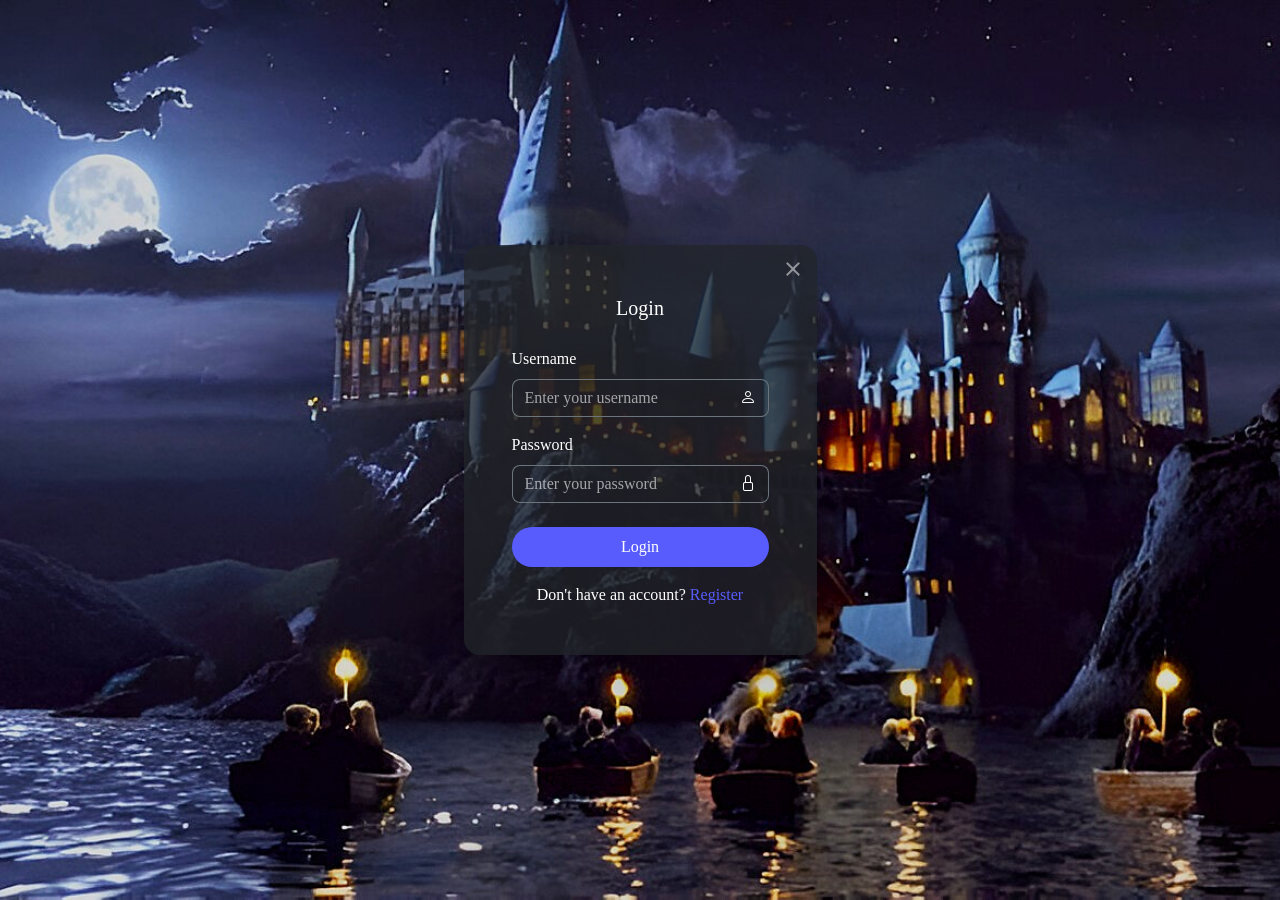
<file: public/login.html>
<!DOCTYPE html>
<html lang="en">
<head>
  <meta charset="UTF-8">
  <meta name="viewport" content="width=device-width, initial-scale=1.0">
  <title>Login</title>
  <!-- Bootstrap CSS -->
  <link href="https://cdn.jsdelivr.net/npm/bootstrap@5.3.3/dist/css/bootstrap.min.css" rel="stylesheet">
  <link href="https://cdn.jsdelivr.net/npm/bootstrap-icons/font/bootstrap-icons.css" rel="stylesheet">
  <link href="css/color.css" rel="stylesheet">
  <link href="css/style.css" rel="stylesheet">
  <link rel="icon" href="./images/harry-potter-glasses-icon.png">
</head>
<body class="bg-dark text-white d-flex justify-content-center align-items-center vh-100">
  <div class="modal-dialog modal-dialog-centered modal-lg">
    <div class="modal-content bg-dark bg-opacity-75 text-white border-0 shadow-lg rounded-4 p-5">
      <div class="modal-header border-0">
        <h5 class="modal-title w-100 text-center mb-4">Login</h5>
        <button 
          type="button" 
          class="btn-close btn-close-white position-absolute top-0 end-0 m-3" 
          aria-label="Close" 
          onclick="location.href='index.html';">
        </button>
      </div>      
      <div id="warningCard" class="alert alert-danger d-none" role="alert">
        <span id="warningText"></span>
      </div>
      <div class="modal-body">
        <form id="loginForm">
          <div class="mb-3">
            <label for="username" class="form-label">Username</label>
            <div class="input-group">
              <input type="text" class="form-control bg-transparent text-white border-secondary" id="username" placeholder="Enter your username">
              <span class="input-group-text bg-transparent text-white border-secondary"><i class="bi bi-person"></i></span>
            </div>
          </div>
          <div class="mb-3">
            <label for="password" class="form-label">Password</label>
            <div class="input-group">
              <input type="password" class="form-control bg-transparent text-white border-secondary" id="password" placeholder="Enter your password">
              <span class="input-group-text bg-transparent text-white border-secondary"><i class="bi bi-lock"></i></span>
            </div>
          </div>
          <button type="submit" class="btn btn-primary w-100 py-2 mt-2 rounded-pill">Login</button>
        </form>
      </div>
      <div class="modal-footer border-0 text-center">
        <p class="mx-auto mt-3 mb-0">Don't have an account? <a href="/register.html" class="text-primary text-decoration-none">Register</a></p>
      </div>
    </div>
  </div>
  <script src="https://cdn.jsdelivr.net/npm/bootstrap@5.3.3/dist/js/bootstrap.bundle.min.js"></script>
  <script src="js/queryCmds.js" type="text/javascript"></script>
  <script src="js/getCurrentURL.js" type="text/javascript"></script>
  <script src="js/loginUser.js" type="text/javascript"></script>
</body>
</html>
</file>
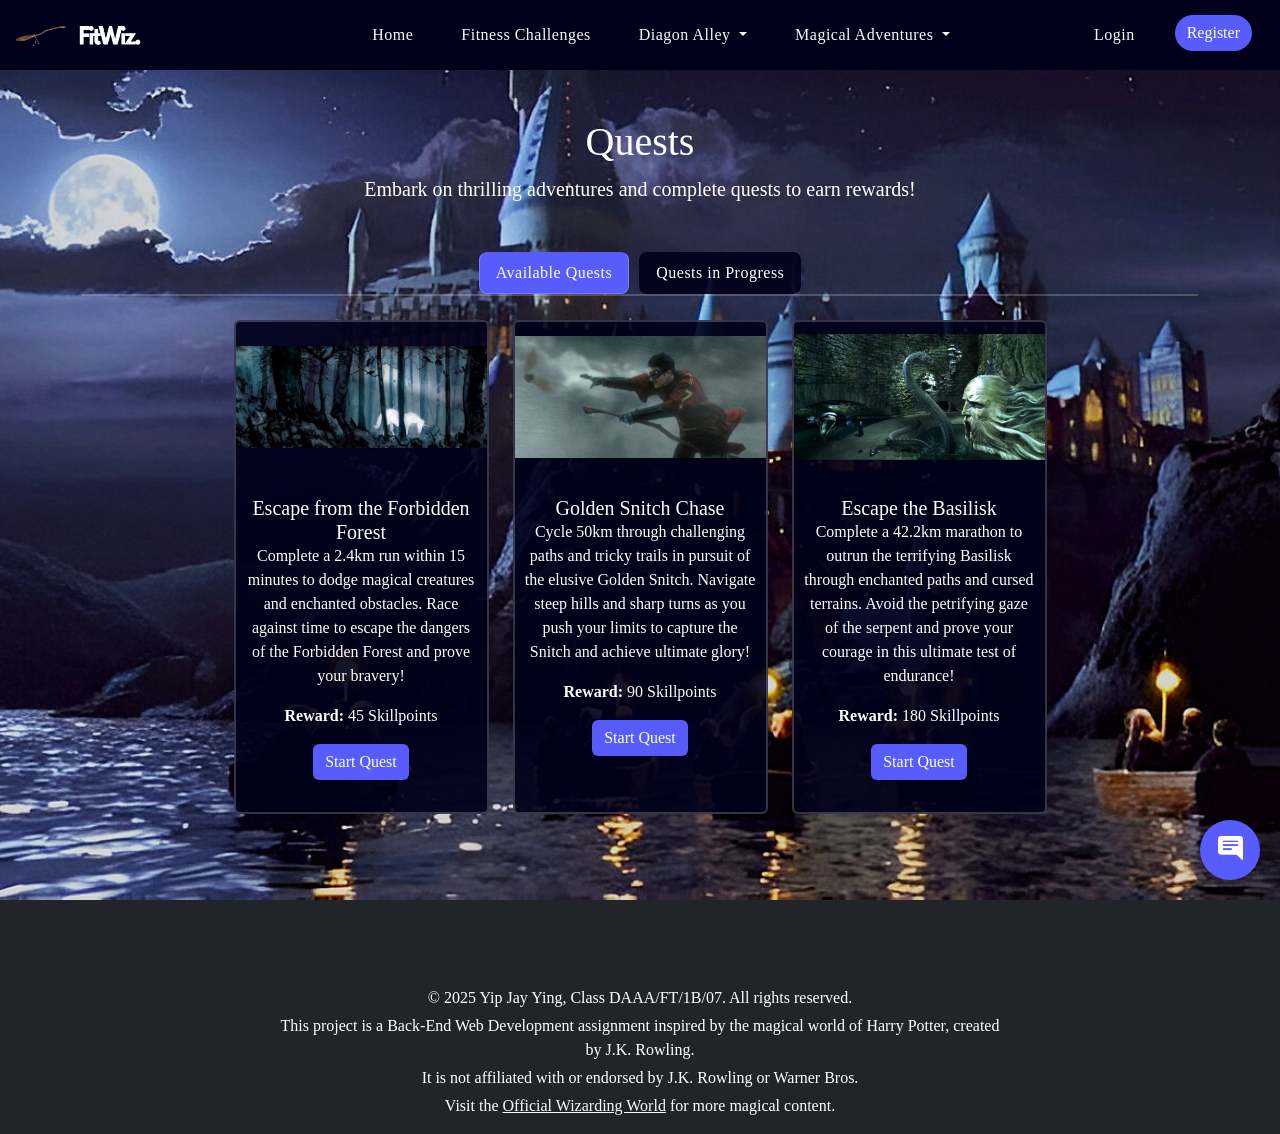
<file: public/quests.html>
<!DOCTYPE html>
<html lang="en">
<head>
  <meta charset="UTF-8">
  <meta name="viewport" content="width=device-width, initial-scale=1.0">
  <title>Quests</title>
  <!-- Bootstrap CSS -->
  <link href="https://cdn.jsdelivr.net/npm/bootstrap@5.3.3/dist/css/bootstrap.min.css" rel="stylesheet">
  <link href="https://cdn.jsdelivr.net/npm/bootstrap-icons/font/bootstrap-icons.css" rel="stylesheet">
  <link href="css/color.css" rel="stylesheet">
  <link href="css/style.css" rel="stylesheet">
  <link rel="icon" href="./images/harry-potter-glasses-icon.png">
</head>
<body class="bg-dark text-white">

  <!-- Navbar -->
  <nav class="navbar navbar-expand-lg navbar-light" style="background-color: rgba(0,0,27,255);">
    <div class="container-fluid">
        <!-- Navbar Brand with Custom Logo -->
        <a class="navbar-brand" href="index.html">
            <img src="images/brand-logo.png" alt="Logo" class="d-inline-block align-text-top" style="height: 40px;">
        </a>
        <button class="navbar-toggler" type="button" data-bs-toggle="collapse" data-bs-target="#navbarNav" aria-controls="navbarNav" aria-expanded="false" aria-label="Toggle navigation">
          <span class="navbar-toggler-icon" style="background-image: url('data:image/svg+xml;charset=utf8,%3Csvg xmlns%3D%22http://www.w3.org/2000/svg%22 viewBox%3D%220 0 30 30%22%3E%3Cpath stroke%3D%22rgba%28255, 255, 255, 1%29%22 stroke-width%3D%222%22 d%3D%22M4 7h22M4 15h22M4 23h22%22/%3E%3C/svg%3E');"></span>
        </button>           
        <div class="collapse navbar-collapse" id="navbarNav">
            <ul class="navbar-nav ms-auto">
                <li class="nav-item mx-3">
                    <a class="nav-link text-light" href="index.html">Home</a>
                </li>
                <li class="nav-item mx-3">
                    <a class="nav-link text-light" href="challenges.html">Fitness Challenges</a>
                </li>
                <!-- Diagon Alley Dropdown -->
                <li class="nav-item dropdown mx-3">
                    <a class="nav-link dropdown-toggle text-light" href="#" id="diagonAlleyDropdown" role="button" data-bs-toggle="dropdown" aria-expanded="false">
                        Diagon Alley
                    </a>
                    <ul class="dropdown-menu bg-light">
                        <li><a class="dropdown-item text-dark" href="wandShop.html">Wand Shop</a></li>
                        <li><a class="dropdown-item text-dark" href="potionShop.html">Potion Shop</a></li>
                        <li><a class="dropdown-item text-dark" href="spellShop.html">Spell Shop</a></li>
                    </ul>
                </li>
                <!-- Magical Adventures Dropdown -->
                <li class="nav-item dropdown mx-3">
                    <a class="nav-link dropdown-toggle text-light" href="#" id="magicalAdventuresDropdown" role="button" data-bs-toggle="dropdown" aria-expanded="false">
                        Magical Adventures
                    </a>
                    <ul class="dropdown-menu bg-light">
                        <li><a class="dropdown-item text-dark" href="duel.html">Duelling Club</a></li>
                        <li><a class="dropdown-item text-dark" href="quests.html">Quests</a></li>
                    </ul>
                </li>
                <li class="nav-item mx-3">
                  <a id="vaultButton" class="nav-link text-light d-none" href="vault.html">Vault</a>
                </li>
                <li class="nav-item mx-3">
                    <a id="profileButton" class="nav-link text-light d-none" href="profile.html">Profile</a>
                </li>
                <li class="nav-item mx-3">
                    <a id="logoutButton" class="nav-link text-light d-none" href="index.html">Logout</a>
                </li>
                <li class="nav-item mx-3">
                    <a id="loginButton" class="nav-link text-light" href="login.html">Login</a>
                </li>
                <li class="nav-item mx-3">
                    <a id="registerButton" class="btn btn-primary rounded-pill" href="register.html">Register</a>
                </li>
            </ul>
        </div>
    </div>
  </nav>

  <!-- Page Content -->
  <div style="min-height: 100vh;">
      <div class="container py-5">
          <!-- Page Header -->
          <header class="text-center text-white mb-5">
            <h1>Quests</h1>
            <p class="lead">Embark on thrilling adventures and complete quests to earn rewards!</p>
          </header>
  
          <!-- Tabs -->
          <ul class="nav nav-tabs custom-tabs justify-content-center" role="tablist">
            <li class="nav-item">
              <a class="nav-link active" data-bs-toggle="tab" href="#availableQuestsTab">Available Quests</a>
            </li>
            <li class="nav-item">
              <a class="nav-link" data-bs-toggle="tab" href="#inProgressQuestsTab">Quests in Progress</a>
            </li>
          </ul>
          
          <!-- Tab panes -->
          <div class="tab-content">
            <!-- Available Quests -->
            <div id="availableQuestsTab" class="container tab-pane active"><br>
              <div class="row g-4 justify-content-center">
                <!-- Quest Card 1 -->
                <div class="col-12 col-sm-6 col-md-4 col-lg-3">
                  <div class="custom-card h-100 rounded">
                    <img src="images/quest1.webp" alt="Quest 1" class="card-img-top">
                    <div class="card-body text-center p-2 mb-4">
                      <h5 class="card-title">Escape from the Forbidden Forest</h5>
                      <p class="card-text">Complete a 2.4km run within 15 minutes to dodge magical creatures and enchanted obstacles. Race against time to escape the dangers of the Forbidden Forest and prove your bravery!</p>
                      <p class="card-text"><strong>Reward:</strong> 45 Skillpoints</p>
                      <button class="btn btn-primary">Start Quest</button>
                    </div>
                  </div>
                </div>
                <!-- Quest Card 2 -->
                <div class="col-12 col-sm-6 col-md-4 col-lg-3">
                  <div class="custom-card h-100 rounded">
                    <img src="images/quest2.jpg" alt="Quest 2" class="card-img-top">
                    <div class="card-body text-center p-2 mb-4">
                      <h5 class="card-title">Golden Snitch Chase</h5>
                      <p class="card-text">Cycle 50km through challenging paths and tricky trails in pursuit of the elusive Golden Snitch. Navigate steep hills and sharp turns as you push your limits to capture the Snitch and achieve ultimate glory!</p>
                      <p class="card-text"><strong>Reward:</strong> 90 Skillpoints</p>
                      <button class="btn btn-primary">Start Quest</button>
                    </div>
                  </div>
                </div>
                <!-- Quest Card 3 -->
                <div class="col-12 col-sm-6 col-md-4 col-lg-3">
                  <div class="custom-card h-100 rounded">
                    <img src="images/quest3.avif" alt="Quest 3" class="card-img-top">
                    <div class="card-body text-center p-2 mb-4">
                      <h5 class="card-title">Escape the Basilisk</h5>
                      <p class="card-text">Complete a 42.2km marathon to outrun the terrifying Basilisk through enchanted paths and cursed terrains. Avoid the petrifying gaze of the serpent and prove your courage in this ultimate test of endurance!</p>
                      <p class="card-text"><strong>Reward:</strong> 180 Skillpoints</p>
                      <button class="btn btn-primary">Start Quest</button>
                    </div>
                  </div>
                </div>
              </div>
            </div>
          
            <!-- Quests in Progress -->
            <div id="inProgressQuestsTab" class="container tab-pane fade"><br>
              <div class="row g-4 justify-content-center">
                <!-- Quest Card -->
                <div class="col-12 col-sm-6 col-md-4 col-lg-3">
                  <div class="custom-card h-100 rounded shadow-sm p-3">
                    <div class="card-body text-center">
                      <h5 class="card-title mb-3">Quest: Escape from the Forbidden Forest</h5>
                      <p class="card-text mb-2"><strong>Status:</strong> In Progress</p>
                      <p class="card-text mb-2"><strong>Progress:</strong> 0 / 1 tasks completed</p>
                      <button class="btn btn-primary" data-bs-toggle="modal" data-bs-target="#questModal">View Quest</button>
                    </div>
                  </div>
                </div>
              </div>
            </div>
            
            <!-- Quest Modal -->
            <div class="modal fade" id="questModal" tabindex="-1" aria-labelledby="questModalLabel" aria-hidden="true">
              <div class="modal-dialog modal-dialog-centered modal-lg">
                <div class="modal-content bg-dark text-white">
                  <div class="modal-header">
                    <h5 class="modal-title text-center w-100" id="questModalLabel">Quest: Escape from the Forbidden Forest</h5>
                    <button type="button" class="btn-close btn-close-white" data-bs-dismiss="modal" aria-label="Close"></button>
                  </div>
                  <div class="modal-body">
                    <p class="text-center">
                      Continue your quest and complete the remaining tasks to escape the Forbidden Forest. Use the button below to proceed!
                    </p>
                    <div class="row justify-content-center">
                      <!-- Quest Info Card -->
                      <div class="col-md-12 col-lg-8 mb-4">
                        <div class="card bg-dark text-white shadow-sm border border-white">
                          <div class="card-body text-center">
                            <h5 class="card-title mb-3">Quest Details</h5>
                            <p class="card-text"><strong>Status:</strong> In Progress</p>
                            <p class="card-text"><strong>Progress:</strong> 0 / 1 tasks completed</p>
                            <p class="card-text"><strong>Quest Description:</strong> Navigate through the Forbidden Forest, avoiding dangerous creatures and traps, to reach safety.</p>
                          </div>
                        </div>
                      </div>
                    </div>
                  </div>
                  <div class="modal-footer">
                    <button class="btn btn-primary w-100">Continue Quest</button>
                  </div>
                </div>
              </div>
            </div>
          </div>
        </div>
      </div>

  <!-- Floating Review Icon -->
  <div class="floating-review" data-bs-toggle="tooltip" data-bs-placement="top" title="Rate your experience: Leave a Review!" onclick="window.location.href='owlPost.html'" style="background-color: rgb(88,92,252);">
    <i class="bi bi-chat-right-text-fill" style="font-size: 25px;"></i>
  </div>

  <!-- Footer -->
  <footer class="text-center py-3 bg-dark text-white">
    <div class="container">
      <div class="row">
        <!-- Footer Content -->
        <div class="col-12 col-md-8 mx-auto">
          <p class="mb-1">© 2025 Yip Jay Ying, Class DAAA/FT/1B/07. All rights reserved.</p>
          <p class="mb-1">This project is a Back-End Web Development assignment inspired by the magical world of Harry Potter, created by J.K. Rowling.</p>
          <p class="mb-1">It is not affiliated with or endorsed by J.K. Rowling or Warner Bros.</p>
          <p class="mb-0">
            Visit the 
            <a href="https://www.wizardingworld.com/" target="_blank" class="text-light">Official Wizarding World</a> 
            for more magical content.
          </p>
        </div>
      </div>
    </div>
  </footer>

  <!-- Bootstrap JS -->
  <script src="https://cdn.jsdelivr.net/npm/bootstrap@5.3.3/dist/js/bootstrap.bundle.min.js"></script>
  <script src="js/queryCmds.js" type="text/javascript"></script>
  <script src="js/getCurrentURL.js" type="text/javascript"></script>
  <script src="js/userNavbarToggle.js" type="text/javascript"></script>
</body>
</html>
</file>
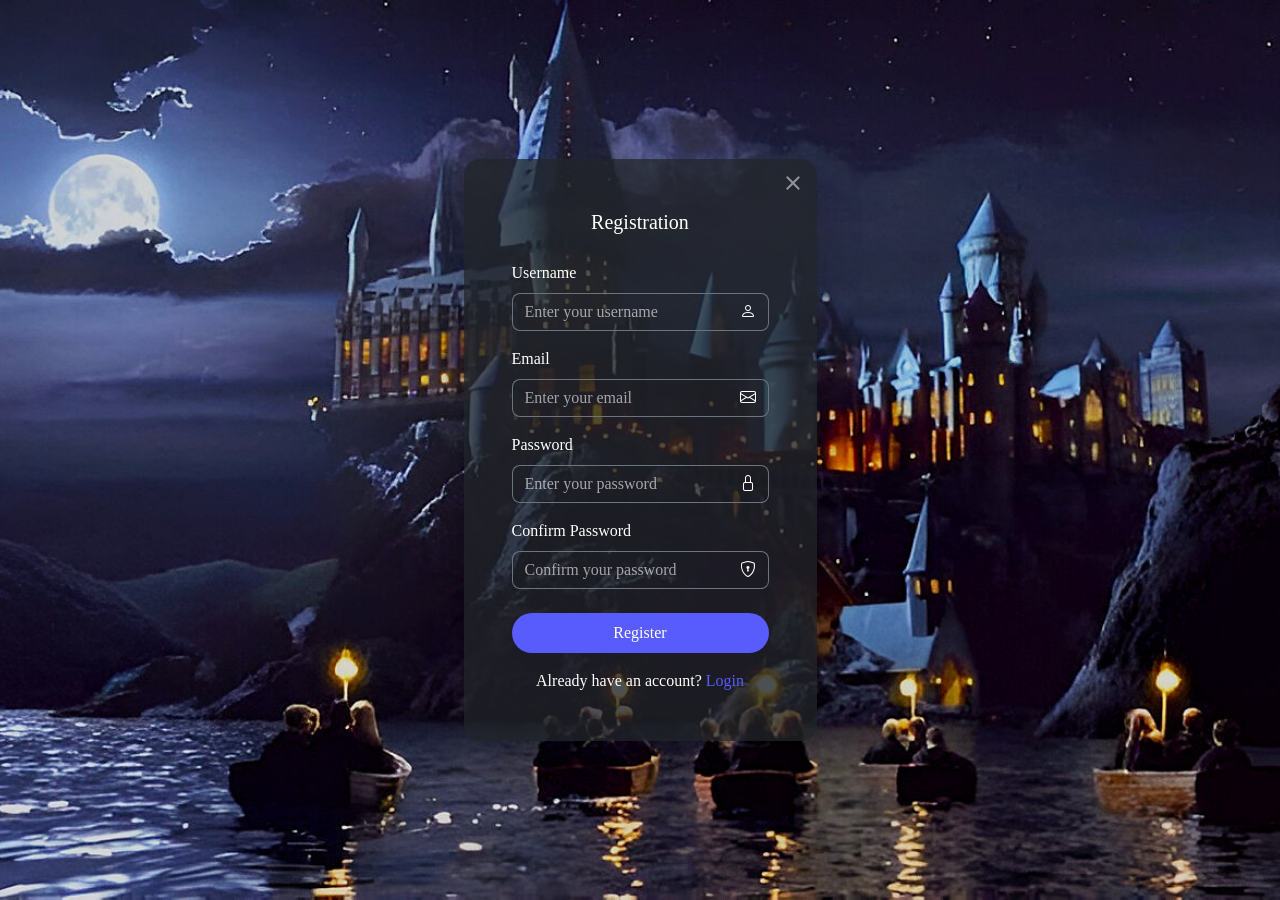
<file: public/register.html>
<!DOCTYPE html>
<html lang="en">
<head>
  <meta charset="UTF-8">
  <meta name="viewport" content="width=device-width, initial-scale=1.0">
  <title>Register</title>
  <!-- Bootstrap CSS -->
  <link href="https://cdn.jsdelivr.net/npm/bootstrap@5.3.3/dist/css/bootstrap.min.css" rel="stylesheet">
  <link href="https://cdn.jsdelivr.net/npm/bootstrap-icons/font/bootstrap-icons.css" rel="stylesheet">
  <link href="css/color.css" rel="stylesheet">
  <link href="css/style.css" rel="stylesheet">
  <link rel="icon" href="./images/harry-potter-glasses-icon.png">
</head>
<body class="bg-dark text-white d-flex justify-content-center align-items-center vh-100">
  <div class="modal-dialog modal-dialog-centered modal-lg">
    <div class="modal-content bg-dark bg-opacity-75 text-white border-0 shadow-lg rounded-4 p-5">
      <div class="modal-header border-0">
        <h5 class="modal-title w-100 text-center mb-4">Registration</h5>
        <button 
          type="button" 
          class="btn-close btn-close-white position-absolute top-0 end-0 m-3" 
          aria-label="Close" 
          onclick="location.href='index.html';">
        </button>
      </div>      
      <div id="warningCard" class="alert alert-danger d-none" role="alert">
        <span id="warningText"></span>
      </div>
      <div class="modal-body">
        <form id="signupForm">
          <div class="mb-3">
            <label for="username" class="form-label">Username</label>
            <div class="input-group">
              <input type="text" class="form-control bg-transparent text-white border-secondary" id="username" placeholder="Enter your username">
              <span class="input-group-text bg-transparent text-white border-secondary"><i class="bi bi-person"></i></span>
            </div>
          </div>
          <div class="mb-3">
            <label for="email" class="form-label">Email</label>
            <div class="input-group">
              <input type="email" class="form-control bg-transparent text-white border-secondary" id="email" placeholder="Enter your email">
              <span class="input-group-text bg-transparent text-white border-secondary"><i class="bi bi-envelope"></i></span>
            </div>
          </div>
          <div class="mb-3">
            <label for="password" class="form-label">Password</label>
            <div class="input-group">
              <input type="password" class="form-control bg-transparent text-white border-secondary" id="password" placeholder="Enter your password">
              <span class="input-group-text bg-transparent text-white border-secondary"><i class="bi bi-lock"></i></span>
            </div>
          </div>
          <div class="mb-3">
            <label for="confirmPassword" class="form-label">Confirm Password</label>
            <div class="input-group">
              <input type="password" class="form-control bg-transparent text-white border-secondary" id="confirmPassword" placeholder="Confirm your password">
              <span class="input-group-text bg-transparent text-white border-secondary"><i class="bi bi-shield-lock"></i></span>
            </div>
          </div>
          <button type="submit" class="btn btn-primary w-100 py-2 mt-2 rounded-pill">Register</button>
        </form>
      </div>
      <div class="modal-footer border-0 text-center">
        <p class="mx-auto mt-3 mb-0">Already have an account? <a href="/login.html" class="text-primary text-decoration-none">Login</a></p>
      </div>
    </div>
  </div>
  <script src="https://cdn.jsdelivr.net/npm/bootstrap@5.3.3/dist/js/bootstrap.bundle.min.js"></script>
  <script src="js/queryCmds.js" type="text/javascript"></script>
  <script src="js/getCurrentURL.js" type="text/javascript"></script>
  <script src="js/registerUser.js" type="text/javascript"></script>
</body>
</html>
</file>
<file: public/css/color.css>
:root {
    /* Define custom CSS variables for colors and styling */
    --custom-color: rgb(88, 92, 252); /* Primary color */
    --custom-color-light: rgb(130, 132, 252); /* Lighter shade for active states */
    --custom-color-darker: rgba(88, 92, 252, 0.8); /* Hover color */
    --custom-text-color: white; /* Text color */
    --custom-filter-option-bg-color: white; /* Background color for dropdown options */
    --custom-placeholder-color: rgba(255, 255, 255, 0.6); /* Placeholder text color */
    --custom-border-color: rgba(255, 255, 255, 0.2); /* Light white border */
    --custom-card-hover-shadow: rgba(0, 0, 0, 0.3); /* Shadow for hover effect on cards */
    --custom-filter-option-text-color: black; /* Text color for dropdown options */
    --custom-bg-color: rgba(0, 0, 27, 0.9); /* Background color */
}

.btn-primary {
    /* Customize primary button styles */
    --bs-btn-bg: var(--custom-color) !important; /* Primary button background color */
    --bs-btn-active-bg: var(--custom-color-light) !important; /* Button background color when active */
    --bs-btn-hover-bg: var(--custom-color-darker) !important; /* Button background color on hover */
    --bs-btn-color: var(--custom-text-color) !important; /* Button text color */
}

.custom-card {
    /* Card styles */
    background-color: var(--custom-bg-color) !important; /* Background color for cards */
    color: var(--custom-text-color) !important; /* Text color for cards */
    border: 2px solid var(--custom-border-color); /* Add border color */
}

.custom-card:hover {
    /* Card styles on hover */
    box-shadow: 0 8px 15px var(--custom-card-hover-shadow) !important; /* Add shadow effect on card hover */
    border-color: var(--custom-color); /* Use primary color on hover */
}

.custom-header {
    /* Header styles with primary background color */
    background-color: var(--custom-color) !important;
}

.custom-tabs {
    /* Custom styling for tabs with a bottom border */
    border-bottom: 2px solid var(--custom-border-color) !important;
}

.custom-tabs .nav-link {
    /* Default tab link styles */
    background-color: var(--custom-bg-color) !important; /* Background color for inactive tabs */
    color: var(--custom-text-color) !important; /* Text color for inactive tabs */
}

.custom-tabs .nav-link.active {
    /* Active tab link styles */
    background-color: var(--custom-color) !important; /* Background color for active tab */
    color: var(--custom-text-color) !important; /* Text color for active tab */
    border-color: var(--custom-color) var(--custom-border-color) var(--custom-border-color) !important; /* Border colors for active tab */
}

.custom-tabs .nav-link:hover {
    /* Hover styles for tab links */
    background-color: var(--custom-color-darker) !important; /* Background color on hover */
    color: var(--custom-text-color) !important; /* Text color on hover */
}

.dropdown-item:hover, 
.dropdown-item:focus {
    /* Hover and focus styles for dropdown items */
    background-color: var(--custom-color-light) !important;
    color: var(--custom-text-color) !important;
}

.filter:hover {
    /* Hover effect for filter elements */
    background-color: var(--custom-color) !important;
    color: var(--custom-text-color) !important;
}

.filter option {
    /* Dropdown option styles */
    background-color: var(--custom-filter-option-bg-color) !important; /* Background color for options */
    color: var(--custom-filter-option-text-color) !important; /* Text color for options */
}

.modal-footer a.text-primary {
    /* Primary text color for links in modal footer */
    color: var(--custom-color) !important;
}

::placeholder {
    /* Placeholder text color */
    color: var(--custom-placeholder-color) !important;
}

/* Gryffindor Button */
.btn-gryffindor {
    background-color: #d82626; /* Gryffindor red */
    color: white; /* Text color */
    border: none; /* Remove border */
}

.btn-gryffindor:hover {
    background-color: #a11c1c; /* Darker red on hover */
}

/* Hufflepuff Button */
.btn-hufflepuff {
    background-color: #f4c430; /* Hufflepuff yellow */
    color: black; /* Text color */
    border: none; /* Remove border */
}

.btn-hufflepuff:hover {
    background-color: #c3a021; /* Darker yellow on hover */
}

/* Ravenclaw Button */
.btn-ravenclaw {
    background-color: #2a4d9b; /* Ravenclaw blue */
    color: white; /* Text color */
    border: none; /* Remove border */
}

.btn-ravenclaw:hover {
    background-color: #1c356a; /* Darker blue on hover */
}

/* Slytherin Button */
.btn-slytherin {
    background-color: #2a623d; /* Slytherin green */
    color: white; /* Text color */
    border: none; /* Remove border */
}

.btn-slytherin:hover {
    background-color: #1b422a; /* Darker green on hover */
}

/* Floating review container */
.floating-review {
    /* Add shadow for floating review containers */
    box-shadow: 0px 4px 8px rgba(0, 0, 0, 0.2);
}

/* Success message styling */
.message-card.alert-success {
    background-color: #d4edda; /* Light green background for success */
    color: #155724; /* Dark green text for contrast */
    border: 1px solid #c3e6cb; /* Green border for emphasis */
}

/* Warning message styling */
.message-card.alert-warning {
    background-color: #fff3cd; /* Light yellow background for warnings */
    color: #856404; /* Dark yellow text for readability */
    border: 1px solid #ffeeba; /* Yellow border for emphasis */
}

/* Danger message styling */
.message-card.alert-danger {
    background-color: #f8d7da; /* Light red background for errors */
    color: #721c24; /* Dark red text for contrast */
    border: 1px solid #f5c6cb; /* Red border for emphasis */
}

.nav-link:hover, 
.nav-link:focus {
    /* Hover and focus styles for navigation links */
    color: var(--custom-color-light) !important;
}

/* Styling for "No activity history found." message */
.no-activity-message {
    color: #ffcc00 !important; /* Highlighted yellow color for no activity message */
}

/* Placeholder styling for input fields in the review form */
#reviewForm input::placeholder,
#reviewForm textarea::placeholder {
    color: #120000 !important; /* Set placeholder text color to a dark shade */
}
</file>
<file: public/css/style.css>
body {
    font-family: 'Bookman Old Style', 'Palatino Linotype', 'Cambria', 'Lucida Bright', 'Century Schoolbook', 'Times New Roman'; /* Set the font family for the entire page */
    background-image: url('../images/background.jpeg'); /* Background image for the body */
    background-size: cover; /* Cover the entire viewport */
    background-position: center; /* Center the background image */
    background-attachment: fixed; /* Keep background fixed while scrolling */
}

.btn-primary {
    border: none; /* Remove border for primary buttons */
}

.custom-card {
    transition: transform 0.3s ease, box-shadow 0.3s ease; /* Smooth transitions for scaling and shadow effects */
    margin: auto; /* Center cards horizontally */
}

.custom-card:hover {
    transform: scale(1.035); /* Slightly enlarge the card on hover */
}

.custom-card img {
    object-fit: contain; /* Maintain aspect ratio of the image */
    height: 150px; /* Set fixed height for images */
    margin-bottom: 1rem; /* Add spacing below the image */
}

.custom-tabs {
    justify-content: center; /* Center-align tabs */
}

.custom-tabs .nav-link {
    border-radius: 0.5rem; /* Rounded corners for tab links */
    margin: 0 5px; /* Add spacing between tabs */
    transition: background-color 0.3s ease, color 0.3s ease; /* Smooth transitions for hover effects */
}

/* Add initial transition to all cards in the duel modal */
#duelModal .card {
    transition: transform 0.4s cubic-bezier(0.25, 0.8, 0.25, 1); /* Smooth and natural easing for card animations */
}

/* Hover effect for duel cards in the modal */
#duelModal .card:hover {
    transform: scale(1.05); /* Slightly enlarge the card on hover */
}

.filter {
    transition: background-color 0.3s ease, color 0.3s ease; /* Smooth transitions for hover effects */
}

/* Floating review container */
.floating-review {
    position: fixed; /* Fix position to bottom-right corner */
    bottom: 20px; /* Distance from bottom of the viewport */
    right: 20px; /* Distance from right of the viewport */
    width: 60px; /* Fixed width */
    height: 60px; /* Fixed height */
    border-radius: 50%; /* Circular shape */
    display: flex; /* Center content within the container */
    justify-content: center; /* Center horizontally */
    align-items: center; /* Center vertically */
    cursor: pointer; /* Pointer cursor on hover */
    z-index: 1000; /* Ensure container is above other elements */
    transition: transform 0.3s ease; /* Smooth scaling on hover */
}

/* Scale effect on hover for the floating review container */
.floating-review:hover {
    transform: scale(1.1); /* Slightly enlarge the container on hover */
}

.house-emblem {
    width: 120px; /* Fixed width for house emblems */
    height: 120px; /* Fixed height for house emblems */
    object-fit: contain; /* Maintain aspect ratio */
}

/* Add initial transition to all cards in the house modal */
#houseModal .card {
    transition: transform 0.4s cubic-bezier(0.25, 0.8, 0.25, 1); /* Smooth and natural easing for card animations */
}

/* Hover effect for house cards in the modal */
#houseModal .card:hover {
    transform: scale(1.05); /* Slightly enlarge the card on hover */
}

.input-group .form-control {
    border-right: none !important; /* Remove right border for input field */
    border-radius: 0.5rem 0 0 0.5rem !important; /* Round left corners only */
}

.input-group-text {
    border-left: none !important; /* Remove left border for input group text */
    border-radius: 0 0.5rem 0.5rem 0 !important; /* Round right corners only */
}

/* Icon inside the button */
.review-icon {
    width: 30px; /* Fixed width for review icons */
    height: 30px; /* Fixed height for review icons */
}

/* Message card container */
.message-card {
    position: fixed; /* Keeps the card fixed on the viewport */
    top: 10px; /* Positions the card 10px from the top of the page */
    left: 50%; /* Centers the card horizontally */
    transform: translateX(-50%); /* Adjusts position for perfect centering */
    z-index: 1100; /* Ensures the card is displayed above other elements */
    padding: 15px 20px; /* Adds space inside the card for better readability */
    border-radius: 5px; /* Adds rounded corners for a modern look */
    font-size: 16px; /* Sets a readable font size */
    text-align: center; /* Centers text inside the card */
    opacity: 1; /* Fully visible by default */
    transition: opacity 0.5s ease-in-out; /* Smooth fade-out effect */
}

/* Fade-out effect for message cards */
.message-card.fade-out {
    opacity: 0; /* Makes the card fully transparent */
}

/* Navbar Brand Logo */
.navbar-brand img {
    transition: transform 0.3s ease-in-out; /* Smooth transition for hover scaling */
}

.navbar-brand img:hover {
    transform: scale(1.1); /* Slightly enlarge logo on hover */
}

/* Navbar Links */
.nav-link {
    transition: color 0.4s ease, transform 0.4s ease; /* Smooth transition for hover effects */
    font-weight: 500; /* Set medium font weight */
    letter-spacing: 0.5px; /* Add spacing between letters */
}

/* Hover Effect for Links */
.nav-link:hover {
    transform: translateY(-2px); /* Move link slightly upwards on hover */
}

/* Dropdown Menu */
.nav-item.dropdown:hover .dropdown-menu {
    display: block; /* Show dropdown on hover */
    animation: fadeIn 0.4s ease-in-out; /* Apply fade-in animation */
}

@keyframes fadeIn {
    from {
        opacity: 0; /* Start with invisible */
        transform: translateY(10px); /* Slight downward position */
    }
    to {
        opacity: 1; /* Fully visible */
        transform: translateY(0); /* Move back to original position */
    }
}

/* Styling for "No activity history found." message */
.no-activity-message {
    text-align: center !important; /* Center the text */
    font-style: italic !important; /* Italicize the text */
    font-weight: bold !important; /* Make text bold */
    font-size: 1.1rem !important; /* Slightly larger font size */
    padding: 15px 0 !important; /* Add vertical padding */
}

/* Placeholder styling for input fields in the review form */
#reviewForm input::placeholder,
#reviewForm textarea::placeholder {
    opacity: 0.8 !important; /* Ensure placeholder text is semi-transparent */
}
</file>
